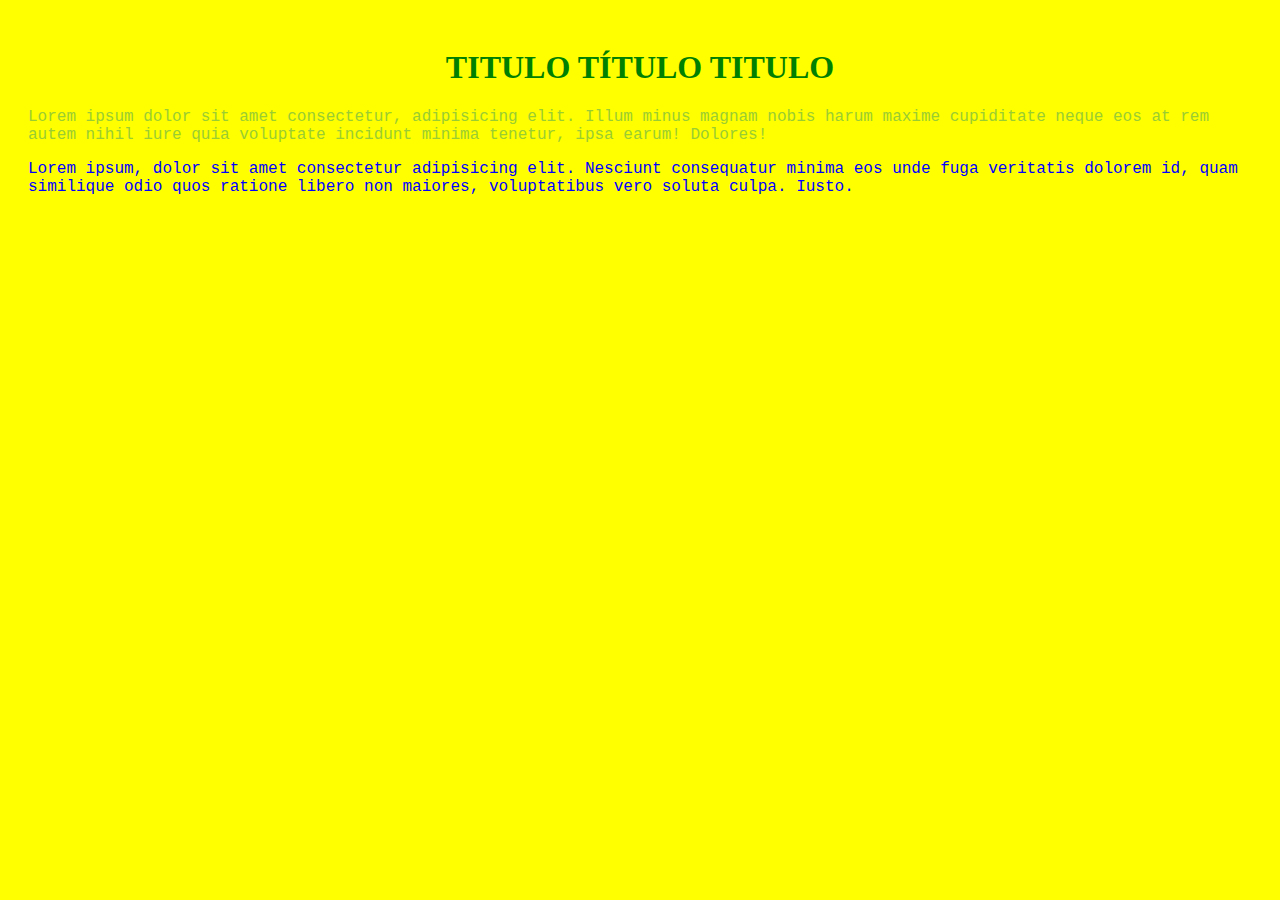
<file: 2023-2/pratica-integradora-desenvolvimento-sofware/pensar-reponder-02/index.html>
<!DOCTYPE html>
<html lang="pt-br">
<head>
    <meta charset="UTF-8">
    <title>Pensar e Responder 02</title>
    <link rel="stylesheet" href="estilo.css">
</head>
<body>
    <h1>Titulo título titulo</h1>
    <p class="corpoDoTexto">Lorem ipsum dolor sit amet consectetur, adipisicing elit. Illum minus magnam nobis harum maxime cupiditate neque eos at rem autem nihil iure quia voluptate incidunt minima tenetur, ipsa earum! Dolores!</p>
    <p class="corpoDoTexto2">Lorem ipsum, dolor sit amet consectetur adipisicing elit. Nesciunt consequatur minima eos unde fuga veritatis dolorem id, quam similique odio quos ratione libero non maiores, voluptatibus vero soluta culpa. Iusto.</p>
</body>
</html>
</file>
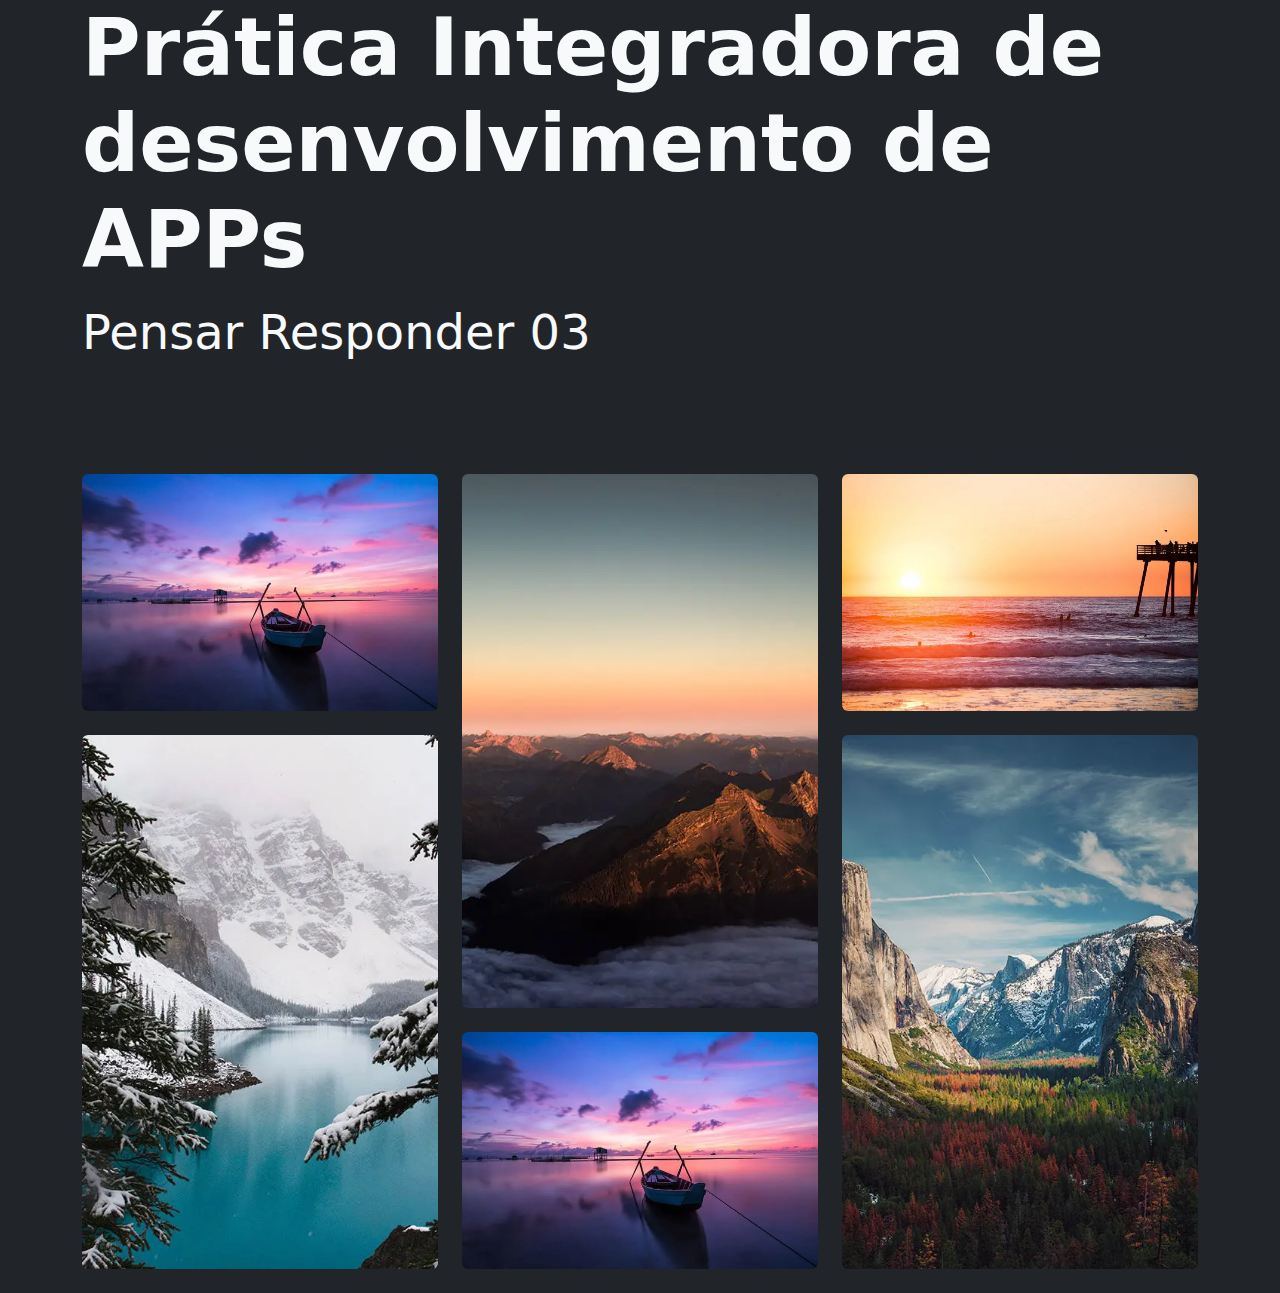
<file: 2024-1/pratica-integradora-desenvolvimento-de-apps/atividades/pensar-response-03/index.html>
<!doctype html>
<html lang="en">

<head>
    <meta charset="utf-8">
    <meta name="viewport" content="width=device-width, initial-scale=1">
    <title>Pensar Responder 03</title>
    <link href="https://cdn.jsdelivr.net/npm/bootstrap@5.3.3/dist/css/bootstrap.min.css" rel="stylesheet"
        integrity="sha384-QWTKZyjpPEjISv5WaRU9OFeRpok6YctnYmDr5pNlyT2bRjXh0JMhjY6hW+ALEwIH" crossorigin="anonymous">
    <style>
        .img:hover {
            transform: translateY(-5px);
        }
    </style>
</head>

<body class="bg-dark">
    <div class="container">
        <div class="row lead text-light pb-5 mb-5">
            <p class="display-1 fw-bold">Prática Integradora de desenvolvimento de APPs</p>
            <p class="display-5 ">Pensar Responder 03</p>
        </div>
        <div class="row">
            <div class="col-lg-4 col-md-12 mb-4 mb-lg-0">
                <img src="images/img%20(73).webp" class="img w-100 shadow-1-strong rounded mb-4"
                    alt="Boat on Calm Water" />

                <img src="images/mountain1.webp" class="img w-100 shadow-1-strong rounded mb-4"
                    alt="Wintry Mountain Landscape" />
            </div>

            <div class="col-lg-4 mb-4 mb-lg-0">
                <img src="images/mountain2.webp" class="img w-100 shadow-1-strong rounded mb-4"
                    alt="Mountains in the Clouds" />

                <img src="images/img%20(73).webp" class="img w-100 shadow-1-strong rounded mb-4"
                    alt="Boat on Calm Water" />
            </div>

            <div class="col-lg-4 mb-4 mb-lg-0">
                <img src="images/img%20(18).webp" class="img w-100 shadow-1-strong rounded mb-4"
                    alt="Waves at Sea" />

                <img src="images/mountain3.webp" class="img w-100 shadow-1-strong rounded mb-4"
                    alt="Yosemite National Park" />
            </div>
        </div>
    </div>
    <script src="https://cdn.jsdelivr.net/npm/bootstrap@5.3.3/dist/js/bootstrap.bundle.min.js"
        integrity="sha384-YvpcrYf0tY3lHB60NNkmXc5s9fDVZLESaAA55NDzOxhy9GkcIdslK1eN7N6jIeHz"
        crossorigin="anonymous"></script>
</body>

</html>
</file>
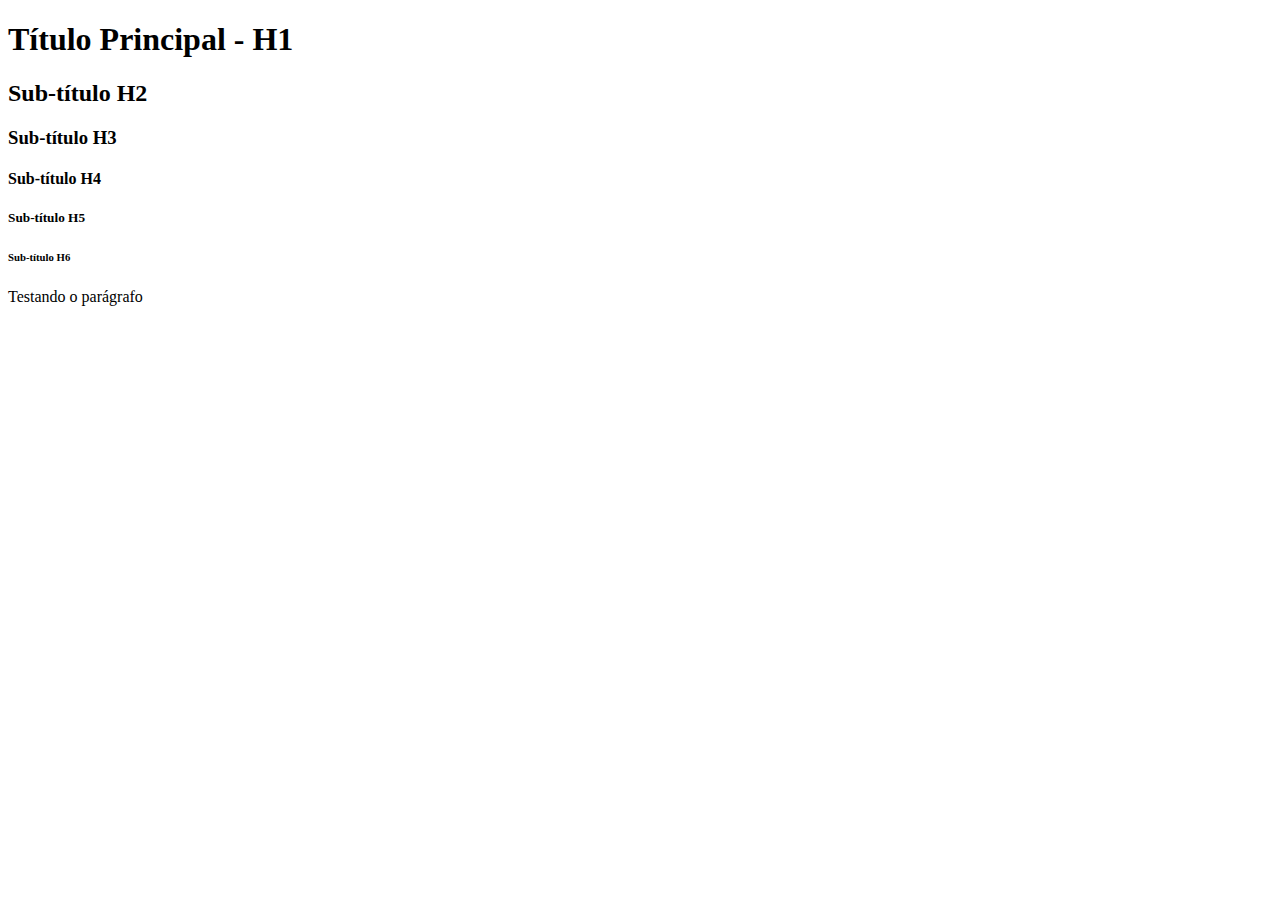
<file: 2023-2/pratica-integradora-desenvolvimento-sofware/pensar-responder-01.html>
<!DOCTYPE html>
<html lang="pt-bt">
<head>
    <meta charset="UTF-8">
    <meta name="viewport" content="width=device-width, initial-scale=1.0">
    <title>Pensar e Responder 01</title>
</head>
<body>
    <h1>Título Principal - H1</h1>
    <h2>Sub-título H2</h2>
    <h3>Sub-título H3</h3>
    <h4>Sub-título H4</h4>
    <h5>Sub-título H5</h5>
    <h6>Sub-título H6</h6>
    <p>Testando o parágrafo</p>
</body>
</html>
</file>
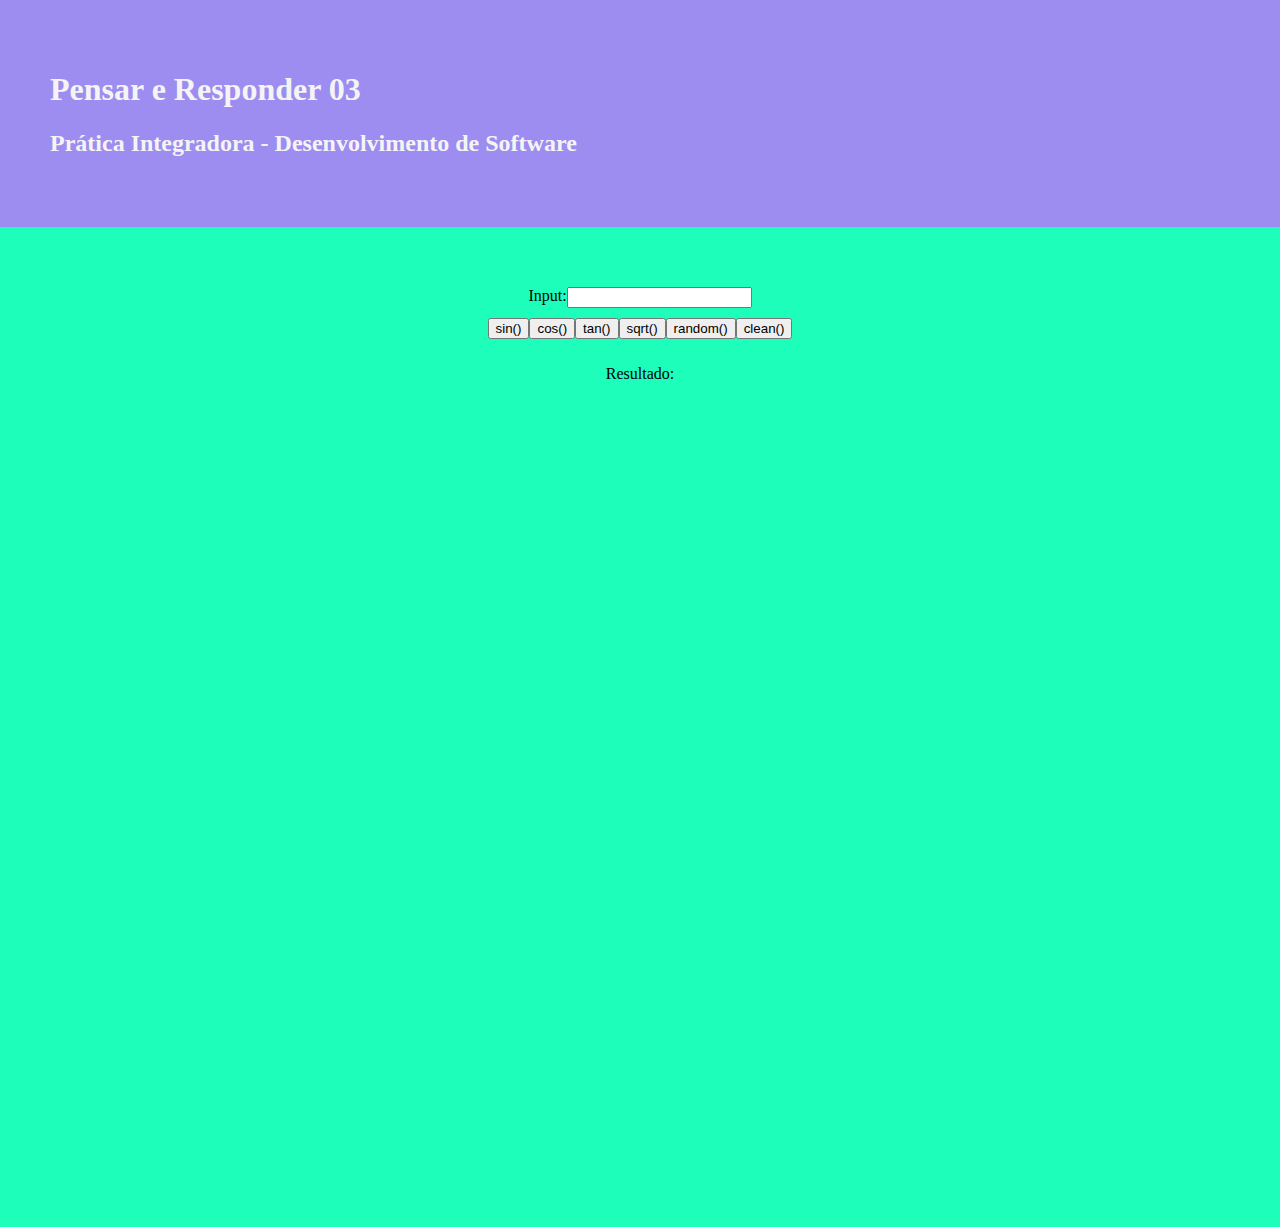
<file: 2023-2/pratica-integradora-desenvolvimento-sofware/pensar-responder-03.html>
<!DOCTYPE html>
<html lang="pt-br">

<head>
    <meta charset="UTF-8">
    <title>Pensar e Responder 03</title>
    <style>
        body,
        div,
        section {
            margin: 0;
            padding: 0;
            border: 0;
            font-size: 100%;
            font: inherit;
            vertical-align: baseline;
        }
    </style>
    <style>
        .flex-content {
            display: flexbox;
            flex-direction: row;
            flex-wrap: wrap;
            width: auto;
            justify-content: center;
        }

        .flex-row {
            display: flex;
            width: auto;
            justify-content: center;
            margin: 10px;
        }

        .header {
            background-color: #9D8DF1;
            color: #f4f4f4;
            padding: 50px;
            width: auto;
        }

        .content {
            padding: 50px;
            width: auto;
            background-color: #1CFEBA;
            height: 100vh;
        }
    </style>
</head>

<body>
    <section class="header">
        <h1>Pensar e Responder 03</h1>
        <h2>Prática Integradora - Desenvolvimento de Software</h2>
    </section>
    <section class="content flex-content">
        <div class="flex-row">
            <label for="input">Input: </label>
            <input id="input" type="number">
        </div>
        <div class="flex-row">
            <button onclick="javascript:sin()">sin()</button>
            <button onclick="javascript:cos()">cos()</button>
            <button onclick="javascript:tan()">tan()</button>
            <button onclick="javascript:sqrt()">sqrt()</button>
            <button onclick="javascript:random()">random()</button>
            <button onclick="javascript:clean()">clean()</button>
        </div>
        <div class="flex-row">
            <p>Resultado: <span id="result"></span></p>
        </div>
    </section>
    <script>
        function getInputValue() {
            const input = document.getElementById("input")
            return Number(input.value === "" ? NaN : input.value);
        }
        function writeResult(result) {
            document.getElementById("result").textContent = result;
        }
        function sin() {
            writeResult(Math.sin(getInputValue()));
        }
        function cos() {
            writeResult(Math.cos(getInputValue()));
        }
        function tan() {
            writeResult(Math.tan(getInputValue()));
        }
        function sqrt() {
            writeResult(Math.sqrt(getInputValue()));
        }
        function random() {
            writeResult(Math.random());
        }
        function clean() {
            writeResult("");
        }
    </script>
</body>

</html>
</file>
<file: 2023-2/pratica-integradora-desenvolvimento-sofware/pensar-reponder-02/estilo.css>
h1 {
    text-align: center;
    text-transform: uppercase;
    color: green;
}

body {
    padding: 20px;
    background-color: yellow;
}

p {
    font-family: 'Courier New', Courier, monospace;
    font-size: medium;
}

p.corpoDoTexto {
    color: yellowgreen;
}

p.corpoDoTexto2 {
    color: blue;
}
</file>
